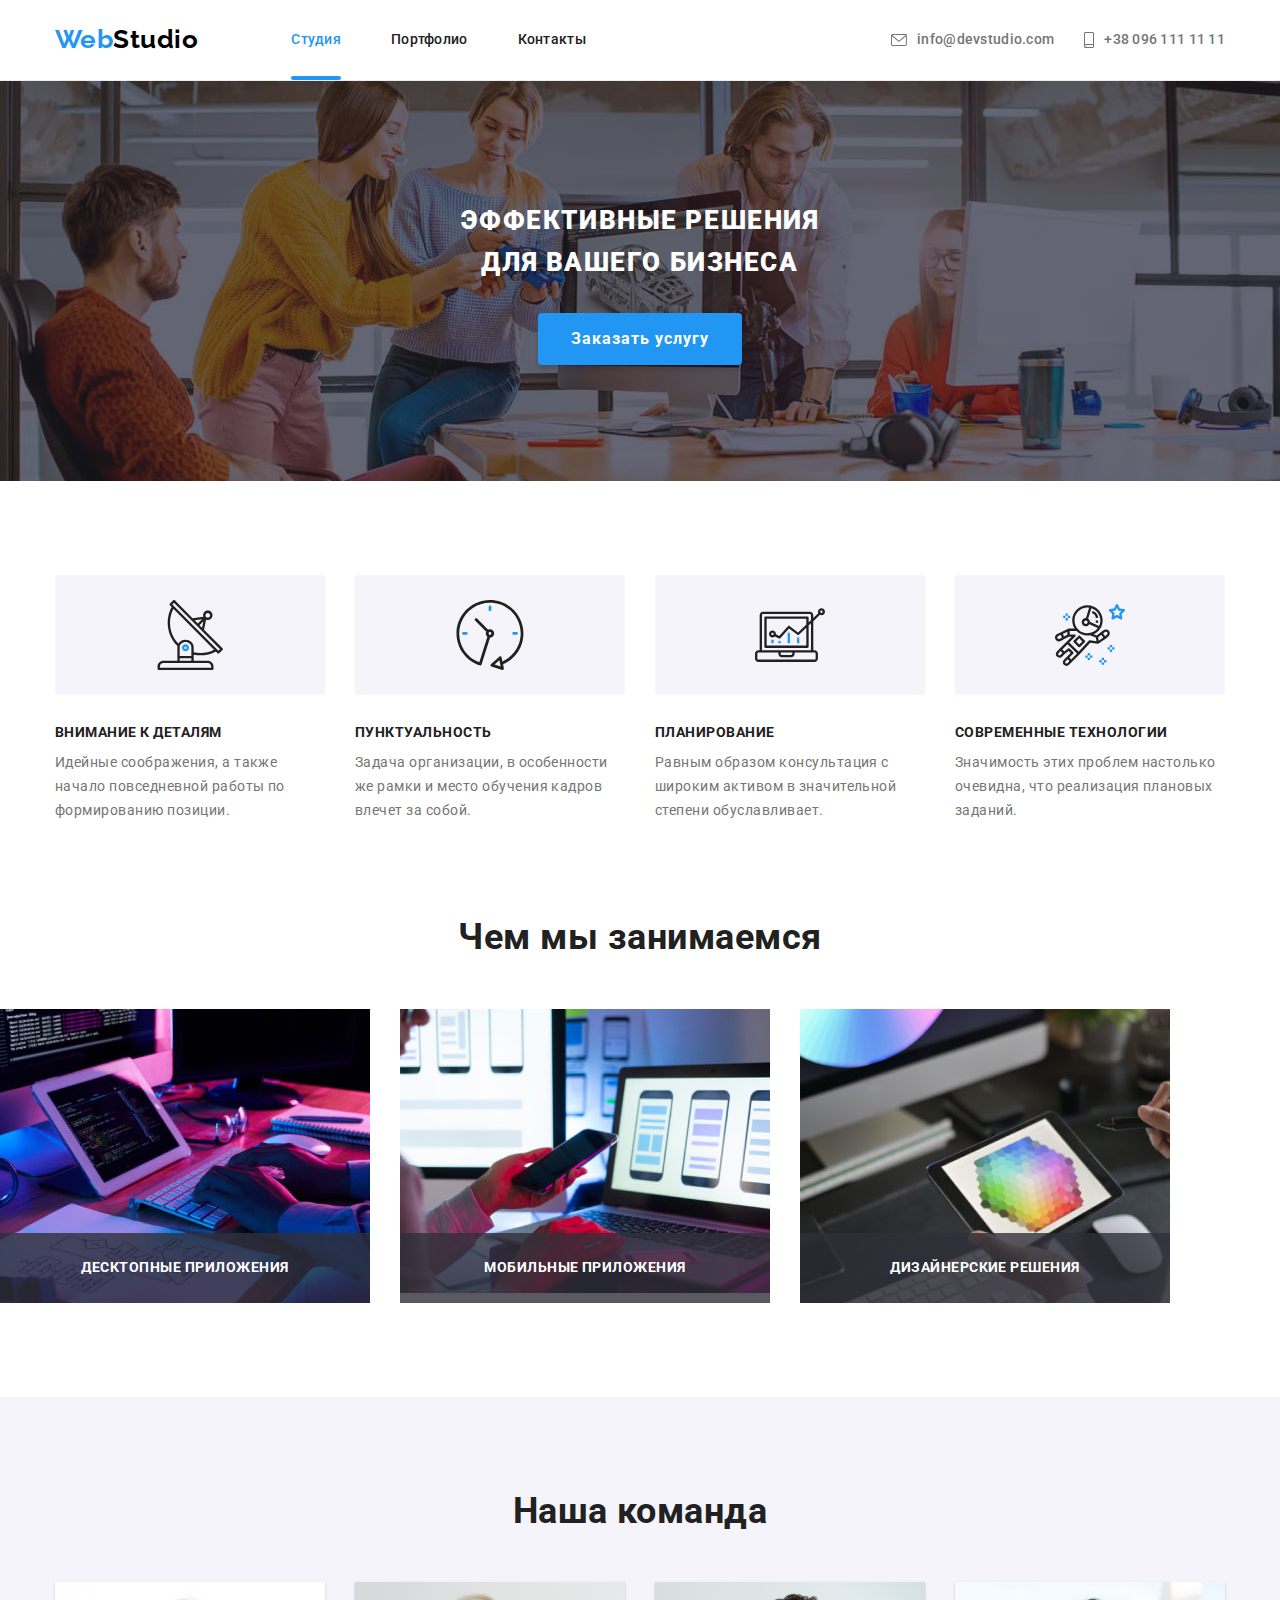
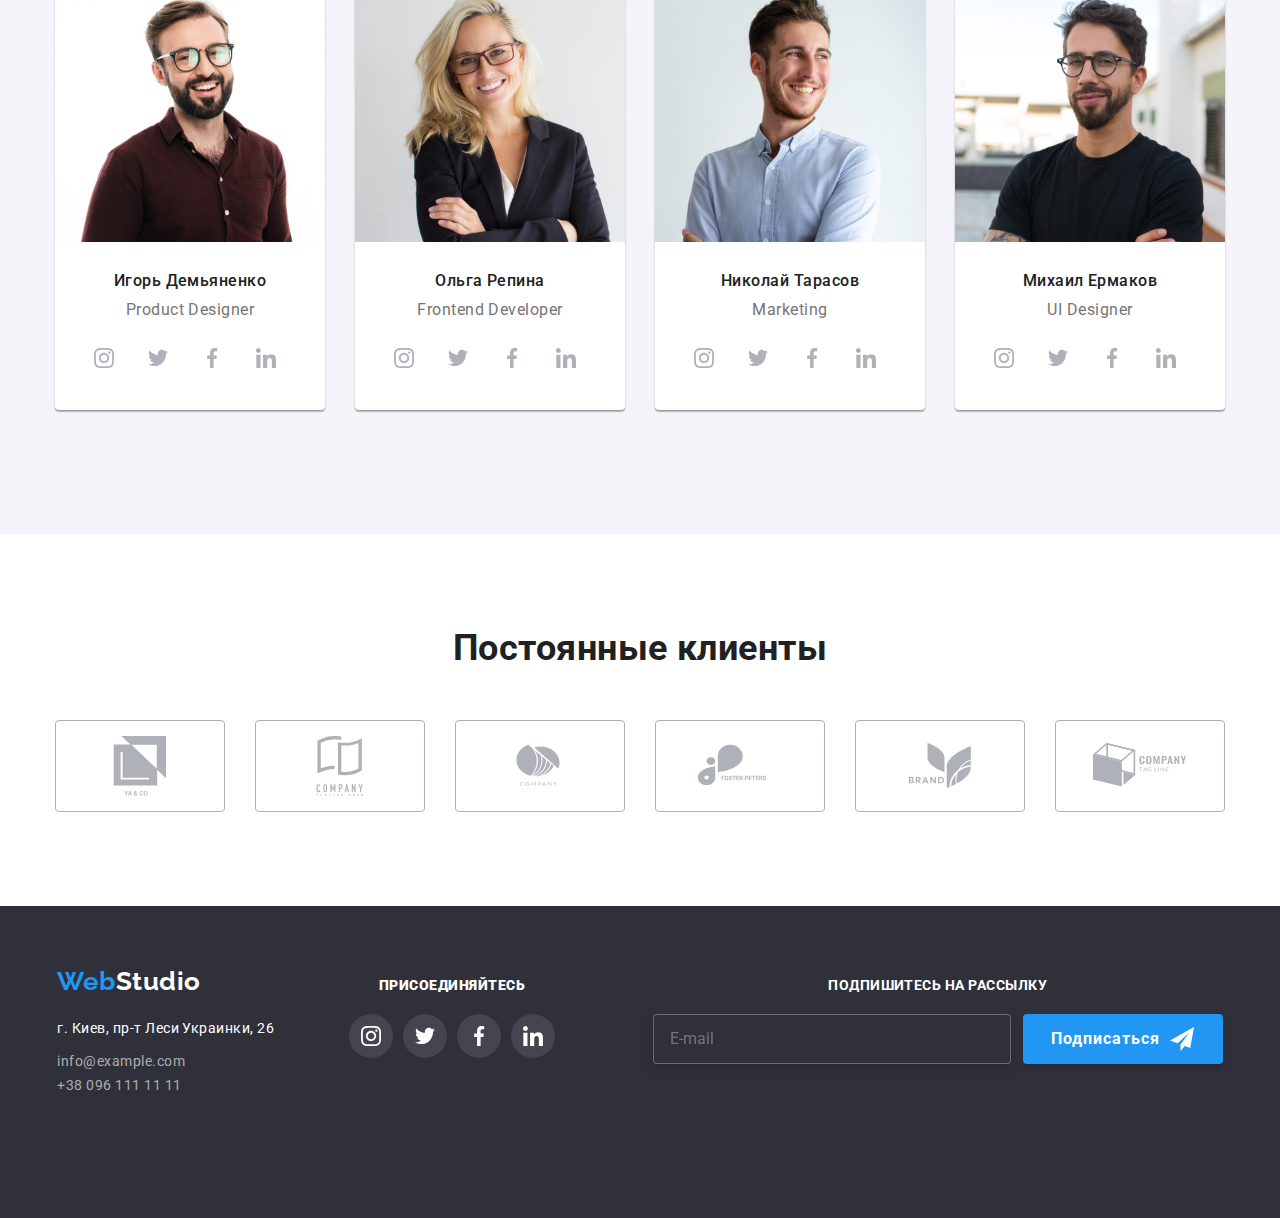
<file: index.html>
<!DOCTYPE html>
<html lang="ru">
  <head>
    <meta charset="UTF-8" />
    <meta http-equiv="X-UA-Compatible" content="IE=edge" />
    <meta name="viewport" content="width=device-width, initial-scale=1.0" />
    <title>WebStudio</title>
    <link
      href="https://fonts.googleapis.com/css2?family=Raleway:wght@700&family=Roboto:wght@400;500;700;900&display=swap"
      rel="stylesheet"
    />
    <link
      rel="stylesheet"
      href="https://cdnjs.cloudflare.com/ajax/libs/modern-normalize/1.1.0/modern-normalize.min.css"
    />
    <link rel="stylesheet" href="./css/main.min.css" />
  </head>
  <body>
    <!-- Шапка сайта -->
    <header class="page-header">
      <div class="container">
        <nav class="main-nav">
          <a href="./index.html" class="logo">
            <span class="accent">Web</span>Studio
          </a>

          <button type="button" class="menu-button is-open" aria-expanded="false" aria-controls="menu-container" data-menu-button>
            <svg class="menu-icons" width="40" height="40" aria-label="Переключатель мобильного меню">
              <use class="icon-menu" href="./images/sprite.svg#icon-menu"></use>
              <use class="icon-cross" href="./images/sprite.svg#icon-closemenu"></use>
            </svg>
          </button>

          <div class="menu" id="menu-container" data-menu>
            <ul class="site-nav list">
              <li class="item">
                <a href="./index.html" class="link current">Студия</a>
              </li>
  
              <li class="item">
                <a href="./portfolio.html" class="link">Портфолио</a>
              </li>
  
              <li class="item"><a href="" class="link">Контакты</a></li>
            </ul>
  
            <ul class="contact list">
              <li class="item">
                <a href="mailto:info@devstudio.com" class="link">
                  <svg class="icon" width="16" height="12">
                    <use href="./images/sprite.svg#icon-mail"></use>
                  </svg>
                  info@devstudio.com
                </a>
              </li>
  
              <li class="item">
                <a href="tel:+380961111111" class="link">
                  <svg class="icon" width="10" height="16">
                    <use href="./images/sprite.svg#icon-phone"></use>
                  </svg>
                  +38 096 111 11 11
                </a>
              </li>
            </ul>
          </div>
        </nav>
    </header>

    <main>
      <!-- Заказ -->
      <section class="hero">
        <h1 class="hero-title">Эффективные решения<br />для вашего бизнеса</h1>
        <button type="button" class="button primary" data-modal-open>
          Заказать услугу
        </button>
      </section>

      <!-- Преимущества -->
      <section class="section">
        <div class="container">
          <ul class="features-list list">
            <li class="item">
              <div class="features-icon">
                <svg class="icon">
                  <use href="./images/sprite.svg#icon-antenna"></use>
                </svg>
              </div>
              <h3 class="title">Внимание к деталям</h3>
              <p class="text">
                Идейные соображения, а также начало повседневной работы по
                формированию позиции.
              </p>
            </li>

            <li class="item">
              <div class="features-icon">
                <svg class="icon">
                  <use href="./images/sprite.svg#icon-clock"></use>
                </svg>
              </div>
              <h3 class="title">Пунктуальность</h3>
              <p class="text">
                Задача организации, в особенности же рамки и место обучения
                кадров влечет за собой.
              </p>
            </li>

            <li class="item">
              <div class="features-icon">
                <svg class="icon">
                  <use href="./images/sprite.svg#icon-diagram"></use>
                </svg>
              </div>
              <h3 class="title">Планирование</h3>
              <p class="text">
                Равным образом консультация с широким активом в значительной
                степени обуславливает.
              </p>
            </li>

            <li class="item">
              <div class="features-icon">
                <svg class="icon">
                  <use href="./images/sprite.svg#icon-astronaut"></use>
                </svg>
              </div>
              <h3 class="title">Современные технологии</h3>
              <p class="text">
                Значимость этих проблем настолько очевидна, что реализация
                плановых заданий.
              </p>
            </li>
          </ul>
        </div>
      </section>

      <!-- Чем занимаемся -->
      <section class="work">
        <h2 class="section-title">Чем мы занимаемся</h2>
        <ul class="work-list list">
          <li class="item">
            <img
              src="./images/desktop.jpg"
              alt="Десктопные приложения"
              width="370"
              height="294"
            />
            <p class="text">ДЕСКТОПНЫЕ ПРИЛОЖЕНИЯ</p>
          </li>

          <li class="item">
            <img
              src="./images/mobile.jpg"
              alt="Мобильные приложения"
              width="370"
              height="294"
            />
            <p class="text">МОБИЛЬНЫЕ ПРИЛОЖЕНИЯ</p>
          </li>

          <li class="item">
            <img
              src="./images/design.jpg"
              alt="Дизайнерские решения"
              width="370"
              height="294"
            />
            <p class="text">ДИЗАЙНЕРСКИЕ РЕШЕНИЯ</p>
          </li>
        </ul>
      </section>

      <!-- Команда -->
      <section class="section team">
        <div class="container">
          <h2 class="section-title">Наша команда</h2>
          <ul class="team-list list">
            <li class="item">
              <img
                src="./images/productdesigner.jpg"
                alt="Продуктовый дизайнер"
                width="270"
              />
              <h3 class="title">Игорь Демьяненко</h3>
              <p class="text">Product Designer</p>
              <ul class="follow list">
                <li class="follow-item">
                  <a href="" aria-label="Instagramm link" class="follow-link">
                    <svg class="follow-icon">
                      <use href="./images/sprite.svg#icon-instagram"></use>
                    </svg>
                  </a>
                </li>

                <li class="follow-item">
                  <a href="" aria-label="Twitter link" class="follow-link">
                    <svg class="follow-icon">
                      <use href="./images/sprite.svg#icon-twitter"></use>
                    </svg>
                  </a>
                </li>

                <li class="follow-item">
                  <a href="" aria-label="Facebook link" class="follow-link">
                    <svg class="follow-icon">
                      <use href="./images/sprite.svg#icon-facebook"></use>
                    </svg>
                  </a>
                </li>

                <li class="follow-item">
                  <a href="" aria-label="LinkedIn link" class="follow-link">
                    <svg class="follow-icon">
                      <use href="./images/sprite.svg#icon-linkedin"></use>
                    </svg>
                  </a>
                </li>
              </ul>
            </li>

            <li class="item">
              <img
                src="./images/frontenddeveloper.jpg"
                alt="Фронтенд разработчик"
                width="270"
              />
              <h3 class="title">Ольга Репина</h3>
              <p class="text">Frontend Developer</p>
              <ul class="follow list">
                <li class="follow-item">
                  <a href="" aria-label="Instagramm link" class="follow-link">
                    <svg class="follow-icon">
                      <use href="./images/sprite.svg#icon-instagram"></use>
                    </svg>
                  </a>
                </li>

                <li class="follow-item">
                  <a href="" aria-label="Twitter link" class="follow-link">
                    <svg class="follow-icon">
                      <use href="./images/sprite.svg#icon-twitter"></use>
                    </svg>
                  </a>
                </li>

                <li class="follow-item">
                  <a href="" aria-label="Facebook link" class="follow-link">
                    <svg class="follow-icon">
                      <use href="./images/sprite.svg#icon-facebook"></use>
                    </svg>
                  </a>
                </li>

                <li class="follow-item">
                  <a href="" aria-label="LinkedIn link" class="follow-link">
                    <svg class="follow-icon">
                      <use href="./images/sprite.svg#icon-linkedin"></use>
                    </svg>
                  </a>
                </li>
              </ul>
            </li>

            <li class="item">
              <img src="./images/marketing.jpg" alt="Маркетолог" width="270" />
              <h3 class="title">Николай Тарасов</h3>
              <p class="text">Marketing</p>
              <ul class="follow list">
                <li class="follow-item">
                  <a href="" aria-label="Instagramm link" class="follow-link">
                    <svg class="follow-icon">
                      <use href="./images/sprite.svg#icon-instagram"></use>
                    </svg>
                  </a>
                </li>

                <li class="follow-item">
                  <a href="" aria-label="Twitter link" class="follow-link">
                    <svg class="follow-icon">
                      <use href="./images/sprite.svg#icon-twitter"></use>
                    </svg>
                  </a>
                </li>

                <li class="follow-item">
                  <a href="" aria-label="Facebook link" class="follow-link">
                    <svg class="follow-icon">
                      <use href="./images/sprite.svg#icon-facebook"></use>
                    </svg>
                  </a>
                </li>

                <li class="follow-item">
                  <a href="" aria-label="LinkedIn link" class="follow-link">
                    <svg class="follow-icon">
                      <use href="./images/sprite.svg#icon-linkedin"></use>
                    </svg>
                  </a>
                </li>
              </ul>
            </li>

            <li class="item">
              <img
                src="./images/uidesigner.jpg"
                alt="Графический дизайнер"
                width="270"
              />
              <h3 class="title">Михаил Ермаков</h3>
              <p class="text">UI Designer</p>
              <ul class="follow list">
                <li class="follow-item">
                  <a href="" aria-label="Instagramm link" class="follow-link">
                    <svg class="follow-icon">
                      <use href="./images/sprite.svg#icon-instagram"></use>
                    </svg>
                  </a>
                </li>

                <li class="follow-item">
                  <a href="" aria-label="Twitter link" class="follow-link">
                    <svg class="follow-icon">
                      <use href="./images/sprite.svg#icon-twitter"></use>
                    </svg>
                  </a>
                </li>

                <li class="follow-item">
                  <a href="" aria-label="Facebook link" class="follow-link">
                    <svg class="follow-icon">
                      <use href="./images/sprite.svg#icon-facebook"></use>
                    </svg>
                  </a>
                </li>

                <li class="follow-item">
                  <a href="" aria-label="LinkedIn link" class="follow-link">
                    <svg class="follow-icon">
                      <use href="./images/sprite.svg#icon-linkedin"></use>
                    </svg>
                  </a>
                </li>
              </ul>
            </li>
          </ul>
        </div>
      </section>

      <!-- Постоянные клиенты -->
      <section class="section">
        <div class="container clients">
          <h2 class="section-title">Постоянные клиенты</h2>
          <ul class="clients-list list">
            <li class="clients-item">
              <a href="" class="link">
                <svg class="icon">
                  <use href="./images/sprite.svg#icon-logo1"></use>
                </svg>
              </a>
            </li>

            <li class="clients-item">
              <a href="" class="link">
                <svg class="icon">
                  <use href="./images/sprite.svg#icon-logo2"></use>
                </svg>
              </a>
            </li>

            <li class="clients-item">
              <a href="" class="link">
                <svg class="icon">
                  <use href="./images/sprite.svg#icon-logo3"></use>
                </svg>
              </a>
            </li>

            <li class="clients-item">
              <a href="" class="link">
                <svg class="icon">
                  <use href="./images/sprite.svg#icon-logo4"></use>
                </svg>
              </a>
            </li>

            <li class="clients-item">
              <a href="" class="link">
                <svg class="icon">
                  <use href="./images/sprite.svg#icon-logo5"></use>
                </svg>
              </a>
            </li>

            <li class="clients-item">
              <a href="" class="link">
                <svg class="icon">
                  <use href="./images/sprite.svg#icon-logo6"></use>
                </svg>
              </a>
            </li>
          </ul>
        </div>
      </section>
    </main>

    <!-- Футер -->
    <footer>
      <div class="container footer-box">
        <div class="footer-address">
          <a href="./index.html" class="logo">
            <span class="accent">Web</span
            ><span class="accent-inverse">Studio</span>
          </a>

          <address class="footer-contact">
            <p class="address">г. Киев, пр-т Леси Украинки, 26</p>
            <a href="mailto:info@example.com" class="footer-link"
              >info@example.com</a
            >
            <br />
            <a href="tel:+380961111111" class="footer-link"
              >+38 096 111 11 11</a
            >
          </address>
        </div>

        <div class="footer-join">
          <h2 class="title"><b>Присоединяйтесь</b></h2>
          <ul class="join list">
            <li class="join-item">
              <a href="" aria-label="Instagramm link" class="join-link">
                <svg class="join-icon">
                  <use href="./images/sprite.svg#icon-instagram"></use>
                </svg>
              </a>
            </li>

            <li class="join-item">
              <a href="" aria-label="Twitter link" class="join-link">
                <svg class="join-icon">
                  <use href="./images/sprite.svg#icon-twitter"></use>
                </svg>
              </a>
            </li>

            <li class="join-item">
              <a href="" aria-label="Facebook link" class="join-link">
                <svg class="join-icon">
                  <use href="./images/sprite.svg#icon-facebook"></use>
                </svg>
              </a>
            </li>

            <li class="join-item">
              <a href="" aria-label="LinkedIn link" class="join-link">
                <svg class="join-icon">
                  <use href="./images/sprite.svg#icon-linkedin"></use>
                </svg>
              </a>
            </li>
          </ul>
        </div>

        <div class="footer-form">
          <b class="title">Подпишитесь на рассылку</b>
            <div class="submit">
              <form class="submit-form">
                <label for="email"></label>
                <input type="email" name="email" id="email" placeholder="E-mail" class="submit-input">
              </form>
              <button type="button" class="button-footer">Подписаться
                <svg class="icon">
                  <use href="./images/sprite.svg#icon-submit"></use>
                </svg>
              </button>
            </div>
        </div>
      </div>
    </footer>

    <!-- Модальное Окно -->
    <div class="backdrop is-hidden" data-modal>
      <div class="modal">
        <form class="form">
          <b class="title">Оставьте свои данные, мы вам перезвоним</b>

          <label class="form-field">
            <input type="text" name="user-name" class="form-input" placeholder=" " required>
            <span class="form-label">Имя</span>
            <svg class="icon" width="12" height="12">
              <use href="./images/sprite.svg#icon-username"></use>
            </svg>
          </label>

          <label class="form-field">
           <input type="tel" name="tel" class="form-input" placeholder=" " required>
           <span class="form-label">Телефон</span>
           <svg class="icon" width="13" height="13">
            <use href="./images/sprite.svg#icon-tel"></use>
          </svg>
        </label>

          <label class="form-field">
            <input type="email" name="email" id="mail" class="form-input" placeholder=" " required>
            <span class="form-label">Почта</span>
            <svg class="icon" width="15" height="12">
              <use href="./images/sprite.svg#icon-email"></use>
            </svg>
          </label>

          <label class="form-field comment">
            <textarea name="comment" class="form-input comment" placeholder=" "></textarea>
            <span class="form-label comment">Комментарий</span>
          </label>

          <label class="form-checkbox">
            <input type="checkbox" name="policy" class="checkbox">
            <span class="icon"></span>
            <span class="checkbox-label">Соглашаюсь с рассылкой и принимаю <a href="">Условия договора</a></span>
          </label>

          <button type="submit" class="button-form">Отправить</button>
        </form>

        <button type="button" class="close-button" data-modal-close>
          <svg class="icon-close">
            <use href="./images/sprite.svg#icon-closemodal"></use>
          </svg>

        </button>
      </div>
    </div>

    <script src="./js/modal.js"></script>
    <script src="./js/menu.js"></script>
  </body>
</html>
</file>
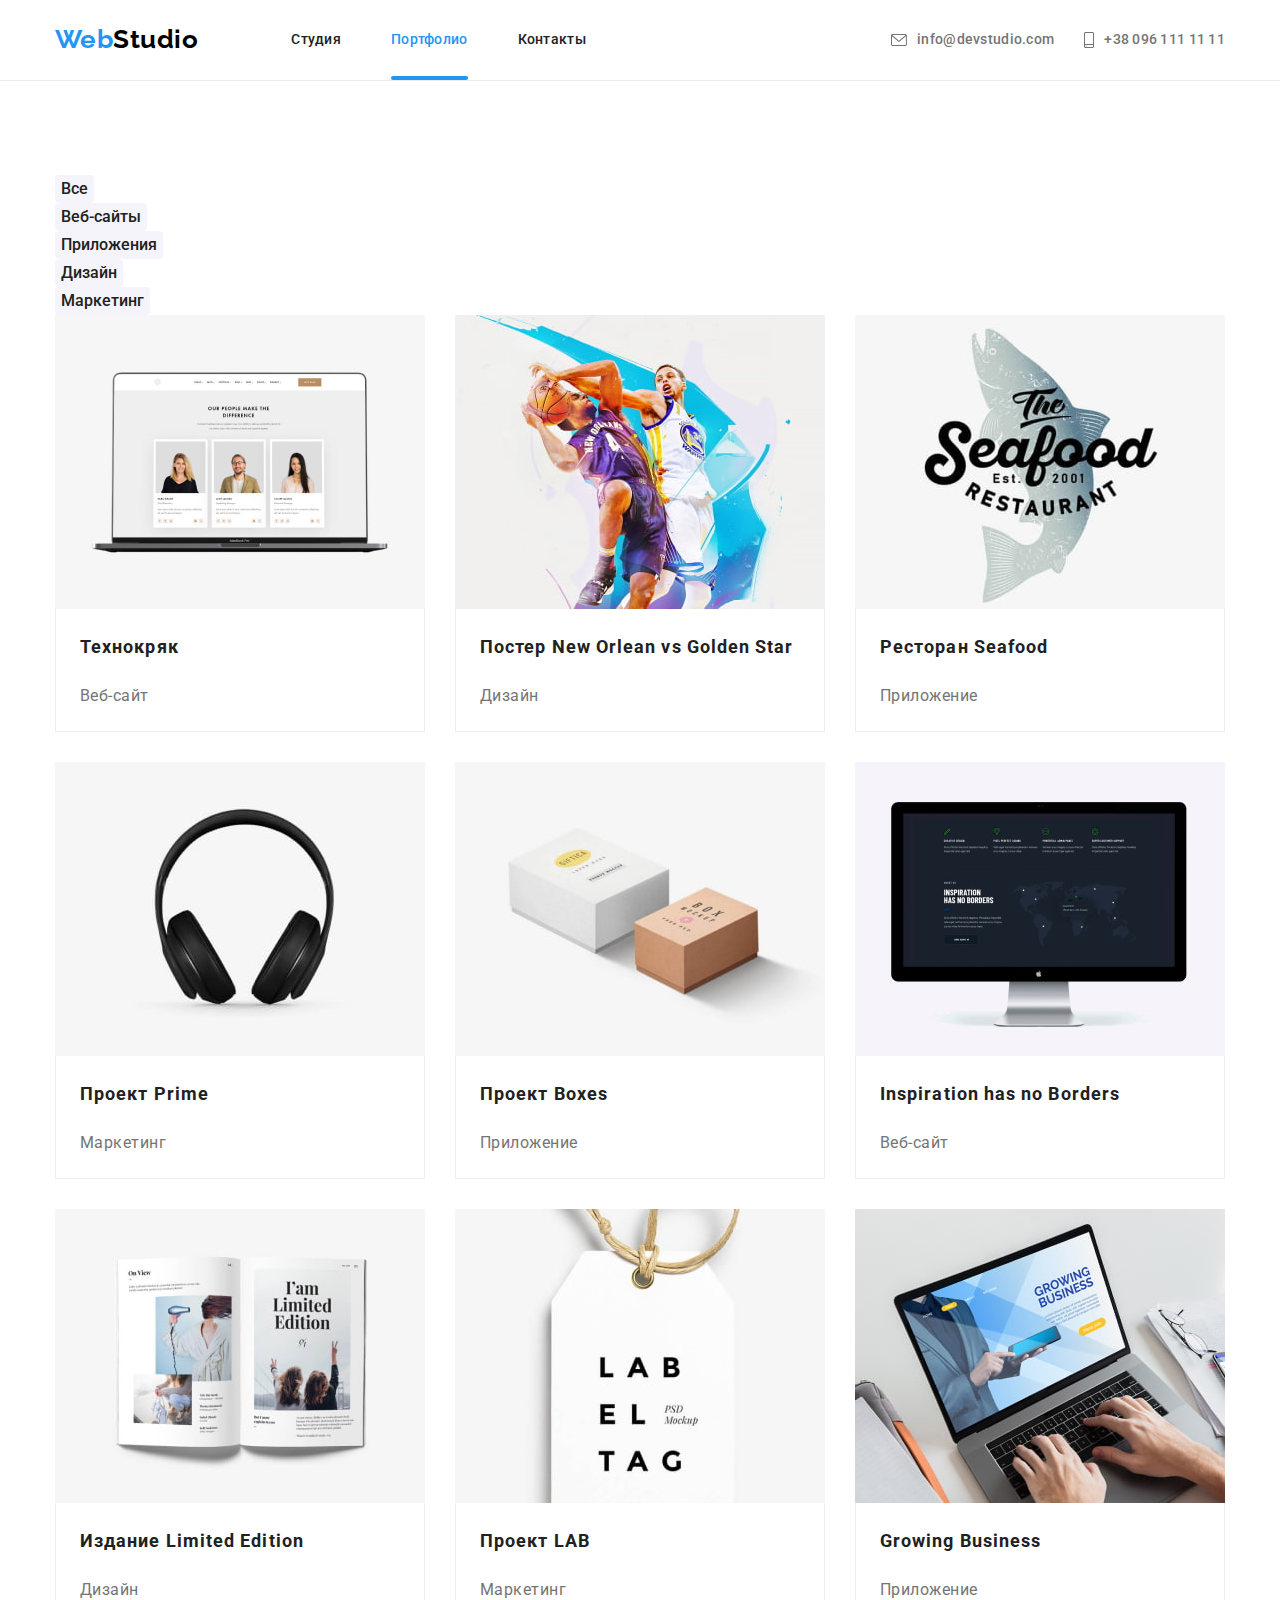
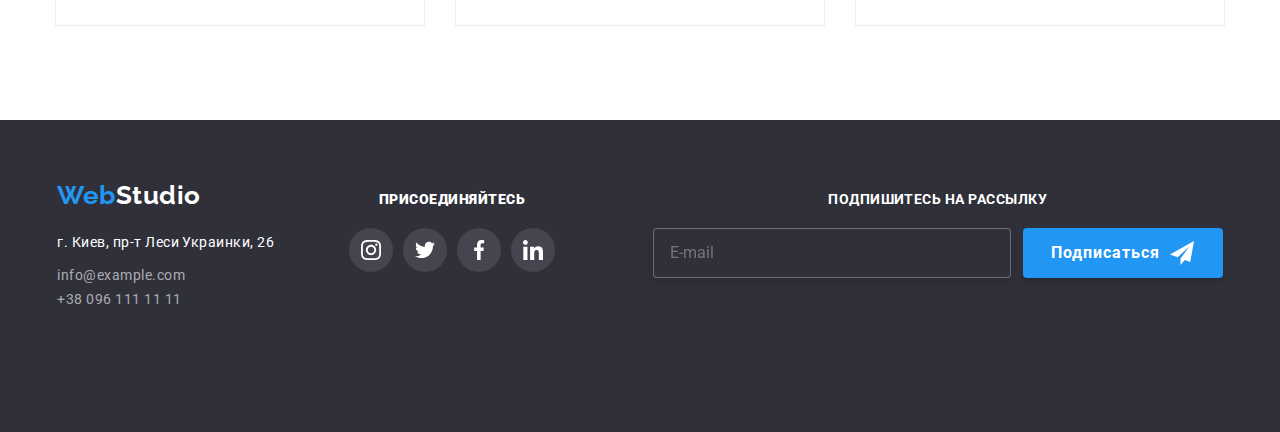
<file: portfolio.html>
<!DOCTYPE html>
<html lang="ru">
  <head>
    <meta charset="UTF-8" />
    <meta http-equiv="X-UA-Compatible" content="IE=edge" />
    <meta name="viewport" content="width=device-width, initial-scale=1.0" />
    <title>Portfolio</title>
    <link
      href="https://fonts.googleapis.com/css2?family=Raleway:wght@700&family=Roboto:wght@400;500;700;900&display=swap"
      rel="stylesheet"
    />
    <link
      rel="stylesheet"
      href="https://cdnjs.cloudflare.com/ajax/libs/modern-normalize/1.1.0/modern-normalize.min.css"
    />
    <link rel="stylesheet" href="./css/portfolio.min.css" />
  </head>
  <body>
    <!-- Шапка сайта -->
    <header class="page-header">
      <div class="container">
        <nav class="main-nav">
          <a href="./index.html" class="logo">
            <span class="accent">Web</span>Studio
          </a>

          <button type="button" class="menu-button is-open" aria-expanded="false" aria-controls="menu-container" data-menu-button>
            <svg class="menu-icons" width="40" height="40" aria-label="Переключатель мобильного меню">
              <use class="icon-menu" href="./images/sprite.svg#icon-menu"></use>
              <use class="icon-cross" href="./images/sprite.svg#icon-closemenu"></use>
            </svg>
          </button>

          <div class="menu" id="menu-container" data-menu>
            <ul class="site-nav list">
              <li class="item">
                <a href="./index.html" class="link">Студия</a>
              </li>
  
              <li class="item">
                <a href="./portfolio.html" class="link  current">Портфолио</a>
              </li>
  
              <li class="item"><a href="" class="link">Контакты</a></li>
            </ul>
  
            <ul class="contact list">
              <li class="item">
                <a href="mailto:info@devstudio.com" class="link">
                  <svg class="icon" width="16" height="12">
                    <use href="./images/sprite.svg#icon-mail"></use>
                  </svg>
                  info@devstudio.com
                </a>
              </li>
  
              <li class="item">
                <a href="tel:+380961111111" class="link">
                  <svg class="icon" width="10" height="16">
                    <use href="./images/sprite.svg#icon-phone"></use>
                  </svg>
                  +38 096 111 11 11
                </a>
              </li>
            </ul>
          </div>
        </nav>
    </header>

    <!-- Фильтр работ -->
    <main>
      <section class="section">
        <div class="container">
          <h1 class="filter-title ">Фильтр работ</h1>
          <ul class="filter list">
            <li class="item">
              <button type="button" class="button-filter primary-filter">
                Все
              </button>
            </li>

            <li class="item">
              <button type="button" class="button-filter primary-filter">
                Веб-сайты
              </button>
            </li>

            <li class="item">
              <button type="button" class="button-filter primary-filter">
                Приложения
              </button>
            </li>

            <li class="item">
              <button type="button" class="button-filter primary-filter">
                Дизайн
              </button>
            </li>

            <li class="item">
              <button type="button" class="button-filter primary-filter">
                Маркетинг
              </button>
            </li>
          </ul>

          <!-- Галлерея -->
          <ul class="gallery list">
            <li class="content">
              <a href="" class="link">
                <div class="image">
                  <img
                    src="./images/techkryk.jpg"
                    alt="Технокряк"
                    width="370"
                  />
                  <div class="overlay">
                    <p class="content-text">
                      Ресурс предлагает комплексные предложения с разным уровнем
                      функционала и сервисов. Всё это позволит посетителю получить
                      исчерпывающие сведения о компании или частном лице.
                    </p>
                  </div>
                </div>
                <div class="item">
                  <h2 class="title">Технокряк</h2>
                  <p class="text">Веб-сайт</p>
                </div>
              </a>
            </li>

            <li class="content">
              <a href="" class="link">
                <div class="image">
                  <img
                  src="./images/neworlean.jpg"
                  alt="Постер New Orlean vs Golden Star"
                  width="370"
                  />
                  <div class="overlay">
                    <p class="content-text">
                      Ресурс предлагает комплексные предложения с разным уровнем
                      функционала и сервисов. Всё это позволит посетителю получить
                      исчерпывающие сведения о компании или частном лице.
                    </p>
                  </div>
                </div>
                <div class="item">
                  <h2 class="title">Постер New Orlean vs Golden Star</h2>
                  <p class="text">Дизайн</p>
                </div>
              </a>
            </li>

            <li class="content">
              <a href="" class="link">
                <div class="image">
                  <img
                  src="./images/seafood.jpg"
                  alt="Ресторан Seafood"
                  width="370"
                  />
                  <div class="overlay">
                    <p class="content-text">
                      Ресурс предлагает комплексные предложения с разным уровнем
                      функционала и сервисов. Всё это позволит посетителю получить
                      исчерпывающие сведения о компании или частном лице.
                    </p>
                  </div>
                </div>
                <div class="item">
                  <h2 class="title">Ресторан Seafood</h2>
                  <p class="text">Приложение</p>
                </div>
              </a>
            </li>

            <li class="content">
              <a href="" class="link">
                <div class="image">
                  <img src="./images/prime.jpg" alt="Проект Prime" width="370" />
                  <div class="overlay">
                    <p class="content-text">
                      Ресурс предлагает комплексные предложения с разным уровнем
                      функционала и сервисов. Всё это позволит посетителю получить
                      исчерпывающие сведения о компании или частном лице.
                    </p>
                  </div>
                </div>
                <div class="item">
                  <h2 class="title">Проект Prime</h2>
                  <p class="text">Маркетинг</p>
                </div>
              </a>
            </li>

            <li class="content">
              <a href="" class="link">
                <div class="image">
                  <img src="./images/boxes.jpg" alt="Проект Boxes" width="370" />
                  <div class="overlay">
                    <p class="content-text">
                      Ресурс предлагает комплексные предложения с разным уровнем
                      функционала и сервисов. Всё это позволит посетителю получить
                      исчерпывающие сведения о компании или частном лице.
                    </p>
                  </div>
                </div>
                <div class="item">
                  <h2 class="title">Проект Boxes</h2>
                  <p class="text">Приложение</p>
                </div>
              </a>
            </li>

            <li class="content">
              <a href="" class="link">
                <div class="image">
                  <img
                  src="./images/inspirationhasnoborders.jpg"
                  alt="Inspiration has no Borders"
                  width="370"
                  />
                  <div class="overlay">
                    <p class="content-text">
                      Ресурс предлагает комплексные предложения с разным уровнем
                      функционала и сервисов. Всё это позволит посетителю получить
                      исчерпывающие сведения о компании или частном лице.
                    </p>
                  </div>
                </div>
                <div class="item">
                  <h2 class="title">Inspiration has no Borders</h2>
                  <p class="text">Веб-сайт</p>
                </div>
              </a>
            </li>

            <li class="content">
              <a href="" class="link">
                <div class="image">
                  <img
                  src="./images/limitededition.jpg"
                  alt="Издание Limited Edition"
                  width="370"
                  />
                  <div class="overlay">
                    <p class="content-text">
                      Ресурс предлагает комплексные предложения с разным уровнем
                      функционала и сервисов. Всё это позволит посетителю получить
                      исчерпывающие сведения о компании или частном лице.
                    </p>
                  </div>
                </div>
                <div class="item">
                  <h2 class="title">Издание Limited Edition</h2>
                  <p class="text">Дизайн</p>
                </div>
              </a>
            </li>

            <li class="content">
              <a href="" class="link">
                <div class="image">
                  <img src="./images/lab.jpg" alt="Проект LAB" width="370" />
                  <div class="overlay">
                    <p class="content-text">
                      Ресурс предлагает комплексные предложения с разным уровнем
                      функционала и сервисов. Всё это позволит посетителю получить
                      исчерпывающие сведения о компании или частном лице.
                    </p>
                  </div>
                </div>
                <div class="item">
                  <h2 class="title">Проект LAB</h2>
                  <p class="text">Маркетинг</p>
                </div>
              </a>
            </li>

            <li class="content">
              <a href="" class="link">
                <div class="image">
                  <img
                  src="./images/growingbusiness.jpg"
                  alt="Growing Business"
                  width="370"
                  />
                  <div class="overlay">
                    <p class="content-text">
                      Ресурс предлагает комплексные предложения с разным уровнем
                      функционала и сервисов. Всё это позволит посетителю получить
                      исчерпывающие сведения о компании или частном лице.
                    </p>
                  </div>
                </div>
                <div class="item">
                  <h2 class="title">Growing Business</h2>
                  <p class="text">Приложение</p>
                </div>
              </a>
            </li>
          </ul>
        </div>
      </section>
    </main>

    <!-- Футер -->
    <footer>
      <div class="container footer-box">
        <div class="footer-address">
          <a href="./index.html" class="logo">
            <span class="accent">Web</span
            ><span class="accent-inverse">Studio</span>
          </a>

          <address class="footer-contact">
            <p class="address">г. Киев, пр-т Леси Украинки, 26</p>
            <a href="mailto:info@example.com" class="footer-link"
              >info@example.com</a
            >
            <br />
            <a href="tel:+380961111111" class="footer-link"
              >+38 096 111 11 11</a
            >
          </address>
        </div>

        <div class="footer-join">
          <h2 class="title"><b>Присоединяйтесь</b></h2>
          <ul class="join list">
            <li class="join-item">
              <a href="" aria-label="Instagramm link" class="join-link">
                <svg class="join-icon">
                  <use href="./images/sprite.svg#icon-instagram"></use>
                </svg>
              </a>
            </li>

            <li class="join-item">
              <a href="" aria-label="Twitter link" class="join-link">
                <svg class="join-icon">
                  <use href="./images/sprite.svg#icon-twitter"></use>
                </svg>
              </a>
            </li>

            <li class="join-item">
              <a href="" aria-label="Facebook link" class="join-link">
                <svg class="join-icon">
                  <use href="./images/sprite.svg#icon-facebook"></use>
                </svg>
              </a>
            </li>

            <li class="join-item">
              <a href="" aria-label="LinkedIn link" class="join-link">
                <svg class="join-icon">
                  <use href="./images/sprite.svg#icon-linkedin"></use>
                </svg>
              </a>
            </li>
          </ul>
        </div>

        <div class="footer-form">
          <b class="title">Подпишитесь на рассылку</b>
            <div class="submit">
              <form class="submit-form">
                <label for="email"></label>
                <input type="email" name="email" id="email" placeholder="E-mail" class="submit-input">
              </form>
              <button type="button" class="button-footer">Подписаться
                <svg class="icon">
                  <use href="./images/sprite.svg#icon-submit"></use>
                </svg>
              </button>
            </div>
        </div>
      </div>
    </footer>

    <script src="./js/menu.js"></script>
  </body>
</html>
</file>
<file: css/main.min.css>
/*! modern-normalize v1.1.0 | MIT License | https://github.com/sindresorhus/modern-normalize */*,::before,::after{-webkit-box-sizing:border-box;box-sizing:border-box}html{line-height:1.15;-webkit-text-size-adjust:100%;-moz-tab-size:4;-o-tab-size:4;tab-size:4}body{margin:0;font-family:system-ui,-apple-system,"Segoe UI",Roboto,Helvetica,Arial,sans-serif,"Apple Color Emoji","Segoe UI Emoji"}hr{height:0;color:inherit}abbr[title]{-webkit-text-decoration:underline dotted;text-decoration:underline dotted}b,strong{font-weight:bolder}code,kbd,samp,pre{font-family:ui-monospace, SFMono-Regular, Consolas, "Liberation Mono", Menlo, monospace;font-size:1em}small{font-size:80%}sub,sup{font-size:75%;line-height:0;position:relative;vertical-align:baseline}sub{bottom:-0.25em}sup{top:-0.5em}table{text-indent:0;border-color:inherit}button,input,optgroup,select,textarea{font-family:inherit;font-size:100%;line-height:1.15;margin:0}button,select{text-transform:none}button,[type="button"],[type="reset"],[type="submit"]{-webkit-appearance:button}::-moz-focus-inner{border-style:none;padding:0}:-moz-focusring{outline:1px dotted ButtonText}:-moz-ui-invalid{box-shadow:none}legend{padding:0}progress{vertical-align:baseline}::-webkit-inner-spin-button,::-webkit-outer-spin-button{height:auto}[type="search"]{-webkit-appearance:textfield;outline-offset:-2px}::-webkit-search-decoration{-webkit-appearance:none}::-webkit-file-upload-button{-webkit-appearance:button;font:inherit}summary{display:list-item}body{background-color:#fff;color:#757575;font-family:roboto, sans-serif;letter-spacing:0.03em}img{display:block;max-width:100%;height:auto}.list{margin:0;padding:0;list-style:none}.container{margin-left:auto;margin-right:auto;padding-left:15px;padding-right:15px}@media screen and (min-width: 480px){.container{width:480px}}@media screen and (min-width: 768px){.container{width:768px}}@media screen and (min-width: 1200px){.container{width:1200px}}.page-header{position:relative;border-bottom-width:1px;border-bottom-style:solid;border-bottom-color:#ececec}.logo{display:block;color:#000;font-family:raleway, sans-serif;font-weight:700;font-size:26px;line-height:1.2;text-decoration:none}.logo .accent{color:#2196f3}.logo .accent-inverse{color:#fff}.main-nav{display:-webkit-box;display:-ms-flexbox;display:flex;-webkit-box-align:center;-ms-flex-align:center;align-items:center}@media screen and (min-width: 480px){.main-nav{height:60px}}@media screen and (min-width: 768px){.main-nav{height:80px}}.menu{z-index:1;background-color:#fff}@media screen and (max-width: 767px){.menu{display:none;-webkit-box-orient:vertical;-webkit-box-direction:normal;-ms-flex-direction:column;flex-direction:column;position:absolute;top:100%;left:0;width:100%;border-top:1px solid #ececec}}.menu.is-open{display:-webkit-box;display:-ms-flexbox;display:flex}@media screen and (min-width: 768px){.menu{display:-webkit-box;display:-ms-flexbox;display:flex;-webkit-box-flex:1;-ms-flex-positive:1;flex-grow:1}}.menu-button{display:-webkit-inline-box;display:-ms-inline-flexbox;display:inline-flex;padding:0;margin:0;margin-left:auto;border:none;background-color:transparent}@media screen and (min-width: 768px){.menu-button{display:none;margin:0}}.menu-icons:hover,.menu-icons:focus{fill:#2196f3}.icon-menu{display:block}.menu-button .icon-cross{display:none}.menu-button.is-open .icon-cross{display:block}.menu-button.is-open .icon-menu{display:none}.site-nav{display:-webkit-box;display:-ms-flexbox;display:flex}@media screen and (max-width: 767px){.site-nav{-webkit-box-orient:vertical;-webkit-box-direction:normal;-ms-flex-direction:column;flex-direction:column;-webkit-box-pack:center;-ms-flex-pack:center;justify-content:center;-webkit-box-align:center;-ms-flex-align:center;align-items:center}}@media screen and (min-width: 768px){.site-nav{margin-left:93px}}@media screen and (min-width: 1200px){.site-nav{margin-left:93px;margin-right:auto}}@media screen and (min-width: 768px){.site-nav .item:not(:last-child){margin-right:50px}}.site-nav .link{position:relative;display:block;padding-top:32px;padding-bottom:32px;-webkit-transition:color 250ms cubic-bezier(0.4, 0, 0.2, 1);transition:color 250ms cubic-bezier(0.4, 0, 0.2, 1);color:#212121;font-weight:500;font-size:18px;line-height:1.16;letter-spacing:0.02em;text-decoration:none}@media screen and (min-width: 768px){.site-nav .link{font-size:14px;line-height:1.14}}.site-nav .link:hover,.site-nav .link:focus{color:#2196f3}.site-nav .link.current{color:#2196f3}.site-nav .link.current::after{display:block;position:absolute;content:"";bottom:0;border-radius:2px;width:100%;height:4px;background-color:#2196f3}.contact{display:-webkit-box;display:-ms-flexbox;display:flex;-webkit-box-align:center;-ms-flex-align:center;align-items:center;-webkit-box-pack:center;-ms-flex-pack:center;justify-content:center;-webkit-box-orient:vertical;-webkit-box-direction:normal;-ms-flex-direction:column;flex-direction:column}@media screen and (min-width: 768px){.contact{margin-left:auto;-webkit-box-align:start;-ms-flex-align:start;align-items:flex-start}}@media screen and (min-width: 1200px){.contact{-webkit-box-orient:horizontal;-webkit-box-direction:normal;-ms-flex-direction:row;flex-direction:row;-webkit-box-align:center;-ms-flex-align:center;align-items:center;margin-left:auto}}@media screen and (max-width: 767px){.contact .item:nth-child(1){margin-bottom:16px}}@media screen and (min-width: 768px) and (max-width: 1199px){.contact .item:nth-child(1){margin-bottom:10px}}@media screen and (min-width: 1200px){.contact .item:nth-child(2){margin-left:30px}}.contact .icon{margin-right:10px;fill:currentColor}.contact .link{display:-webkit-box;display:-ms-flexbox;display:flex;-webkit-box-align:center;-ms-flex-align:center;align-items:center;color:#757575;-webkit-transition:color 250ms cubic-bezier(0.4, 0, 0.2, 1);transition:color 250ms cubic-bezier(0.4, 0, 0.2, 1);font-weight:500;font-size:18px;line-height:1.16;letter-spacing:0.02em;text-decoration:none}@media screen and (min-width: 768px){.contact .link{font-size:14px;line-height:1.14}}.contact .link:hover,.contact .link:focus{color:#2196f3}.hero{max-width:1600px;height:400px;margin-left:auto;margin-right:auto;background-color:#2f303a;color:#fff;background-image:-webkit-gradient(linear, left top, right top, from(rgba(47,48,58,0.4)), to(rgba(47,48,58,0.4))),url(../images/hero.jpg);background-image:linear-gradient(to right, rgba(47,48,58,0.4), rgba(47,48,58,0.4)),url(../images/hero.jpg);background-size:cover;background-repeat:no-repeat;background-position:center;text-align:center}.hero .button.primary{margin-bottom:118px}@media screen and (max-width: 1200px){.hero{max-width:1200px}}@media screen and (max-width: 480px){.hero{max-width:480px}}@media screen and (max-width: 768px){.hero{max-width:768px}}.hero-title{margin-top:0;margin-bottom:30px;padding-top:118px;font-weight:900;font-size:26px;line-height:1.62;letter-spacing:0.06em;text-transform:uppercase}.section{padding-top:60px;padding-bottom:60px}.section:nth-child(3){background-color:#f5f4fa}.section.no-padding{padding-top:0;padding-bottom:0}@media screen and (min-width: 1200px){.section{padding-top:94px;padding-bottom:94px}}.section.team{background-color:#f5f4fa}.section-title{margin-top:0;margin-bottom:50px;color:#212121;font-weight:700;font-size:36px;line-height:1.16;text-align:center}@media screen and (min-width: 768px){.features-list{display:-webkit-box;display:-ms-flexbox;display:flex;-ms-flex-wrap:wrap;flex-wrap:wrap}}@media screen and (min-width: 768px){.features-list .item{width:354px}}@media screen and (min-width: 1200px){.features-list .item{width:270px}}@media screen and (min-width: 1200px){.features-list .item:not(:last-child){margin-right:30px}}@media screen and (max-width: 1199px){.features-list .item:not(:last-child){margin-bottom:30px}}@media screen and (min-width: 768px) and (max-width: 1199px){.features-list .item:nth-child(2n+1){margin-right:30px}}.features-list .features-icon{display:-webkit-box;display:-ms-flexbox;display:flex;-webkit-box-align:center;-ms-flex-align:center;align-items:center;-webkit-box-pack:center;-ms-flex-pack:center;justify-content:center;height:120px;border-radius:4px;margin-bottom:30px;background-color:#f5f4fa}.features-list .title{margin-bottom:10px;margin-top:0;color:#212121;font-weight:700;font-size:14px;line-height:1.14;text-transform:uppercase}@media screen and (max-width: 767px){.features-list .title{text-align:center}}.features-list .text{margin-top:0;margin-bottom:0;font-weight:400;font-size:14px;line-height:1.71}.features-icon .icon{width:70px;height:70px}.work{padding-bottom:94px}@media screen and (max-width: 1199px){.work{display:none}}.work-list{display:-webkit-box;display:-ms-flexbox;display:flex}.work-list .work .item+.item{margin-left:50px}.work-list .item:not(:last-child){margin-right:30px}.work-list .item{position:relative}.work-list .text{position:absolute;bottom:0;left:0;margin:0;padding-bottom:27px;padding-top:27px;width:100%;color:#fff;background-color:rgba(47,48,58,0.8);font-weight:700;font-size:14px;line-height:1.14;text-transform:uppercase;text-align:center}@media screen and (min-width: 768px){.team-list{display:-webkit-box;display:-ms-flexbox;display:flex;-webkit-box-align:center;-ms-flex-align:center;align-items:center;-webkit-box-pack:center;-ms-flex-pack:center;justify-content:center;-ms-flex-wrap:wrap;flex-wrap:wrap}}@media screen and (min-width: 768px) and (max-width: 1199px){.team-list .item:nth-child(2n+1){margin-right:30px}}@media screen and (min-width: 768px) and (max-width: 1199px){.team-list .item:nth-child(-n+2){margin-bottom:30px}}.team-list .item{margin-bottom:30px;background-color:#fff;border-radius:0px 0px 4px 4px;-webkit-box-shadow:0px 1px 3px rgba(0,0,0,0.12),0px 1px 1px rgba(0,0,0,0.14),0px 2px 1px rgba(0,0,0,0.2);box-shadow:0px 1px 3px rgba(0,0,0,0.12),0px 1px 1px rgba(0,0,0,0.14),0px 2px 1px rgba(0,0,0,0.2)}@media screen and (min-width: 1200px){.team-list .item:not(:last-child){margin-right:30px}}.team-list .title{margin-top:30px;margin-bottom:10px;color:#212121;font-weight:500;font-size:16px;line-height:1.18;text-align:center}.team-list .text{margin-top:0;margin-bottom:16px;font-weight:400;font-size:16px;line-height:1.18;text-align:center}.follow{display:-webkit-box;display:-ms-flexbox;display:flex;margin-bottom:30px;-webkit-box-pack:center;-ms-flex-pack:center;justify-content:center}.follow-item{margin-right:10px}.follow-link{display:-webkit-box;display:-ms-flexbox;display:flex;-webkit-box-align:center;-ms-flex-align:center;align-items:center;-webkit-box-pack:center;-ms-flex-pack:center;justify-content:center;width:44px;height:44px;border-radius:50%;-webkit-transition:background-color 250ms cubic-bezier(0.4, 0, 0.2, 1),color 250ms cubic-bezier(0.4, 0, 0.2, 1);transition:background-color 250ms cubic-bezier(0.4, 0, 0.2, 1),color 250ms cubic-bezier(0.4, 0, 0.2, 1);color:#afb1b8}.follow-icon{width:20px;height:20px;fill:currentColor}.follow-link:hover,.follow-link:focus{color:#fff;background-color:#2196f3}.clients-list{display:-webkit-box;display:-ms-flexbox;display:flex;-ms-flex-wrap:wrap;flex-wrap:wrap;margin:-15px}.clients-item{margin:15px}.clients-item .link{display:-webkit-box;display:-ms-flexbox;display:flex;-webkit-box-align:center;-ms-flex-align:center;align-items:center;-webkit-box-pack:center;-ms-flex-pack:center;justify-content:center;width:210px;height:92px;-webkit-transition:color 250ms cubic-bezier(0.4, 0, 0.2, 1),border 250ms cubic-bezier(0.4, 0, 0.2, 1);transition:color 250ms cubic-bezier(0.4, 0, 0.2, 1),border 250ms cubic-bezier(0.4, 0, 0.2, 1);border:1px solid #afb1b8;border-radius:4px;color:#afb1b8}@media screen and (min-width: 768px){.clients-item .link{width:226px;height:92px}}@media screen and (min-width: 1200px){.clients-item .link{width:170px;height:92px}}.clients-item .icon{width:106px;height:60px;fill:currentColor}.clients-item .link:hover,.clients-item .link:focus{color:#2196f3;border:1px solid #2196f3}.button{display:inline-block;border:1px solid transparent;border-radius:4px;-webkit-box-shadow:0px 4px 4px rgba(0,0,0,0.15);box-shadow:0px 4px 4px rgba(0,0,0,0.15);padding:10px 32px;min-width:200px;color:#212121;background-color:#fff;font-weight:700;font-size:16px;line-height:1.88;text-align:center;letter-spacing:0.06em;text-decoration:none;cursor:pointer}.button.primary{color:#fff;background-color:#2196f3}.button.secondary{border-color:#2196f3;color:#2196f3;background-color:#fff}footer{padding-top:60px;padding-bottom:60px;background-color:#2f303a}.footer-box{display:-webkit-box;display:-ms-flexbox;display:flex;-webkit-box-orient:vertical;-webkit-box-direction:normal;-ms-flex-direction:column;flex-direction:column;-webkit-box-align:center;-ms-flex-align:center;align-items:center}@media screen and (min-width: 768px){.footer-box{-webkit-box-orient:horizontal;-webkit-box-direction:normal;-ms-flex-direction:row;flex-direction:row;-ms-flex-wrap:wrap;flex-wrap:wrap;-webkit-box-align:baseline;-ms-flex-align:baseline;align-items:baseline;-ms-flex-pack:distribute;justify-content:space-around}}.footer-address{text-align:center}@media screen and (min-width: 480px){.footer-address{margin-bottom:60px}}@media screen and (min-width: 1200px){.footer-address{margin-right:70px;text-align:start}}.footer-address .logo{margin-bottom:20px}.footer-contact{font-style:normal;font-weight:400;font-size:14px;line-height:1.71}.address{margin-bottom:9px;color:#fff}.footer-link{-webkit-transition:color 250ms cubic-bezier(0.4, 0, 0.2, 1);transition:color 250ms cubic-bezier(0.4, 0, 0.2, 1);color:rgba(255,255,255,0.6);text-decoration:none}.footer-link:hover,.footer-link:focus{color:#2196f3}.footer-join{text-align:center}@media screen and (min-width: 480px){.footer-join{margin-bottom:60px}}@media screen and (min-width: 1200px){.footer-join{margin-right:93px}}.footer-join .title{margin:0;margin-bottom:20px;color:#fff;font-weight:700;font-size:14px;line-height:1.14;text-transform:uppercase}.join{display:-webkit-box;display:-ms-flexbox;display:flex;-webkit-box-pack:center;-ms-flex-pack:center;justify-content:center}.join-item:not(:last-child){margin-right:10px}.join-link{display:-webkit-box;display:-ms-flexbox;display:flex;-webkit-box-align:center;-ms-flex-align:center;align-items:center;-webkit-box-pack:center;-ms-flex-pack:center;justify-content:center;width:44px;height:44px;border-radius:50%;-webkit-transition:background-color 250ms cubic-bezier(0.4, 0, 0.2, 1);transition:background-color 250ms cubic-bezier(0.4, 0, 0.2, 1);color:#fff;background-color:rgba(255,255,255,0.1)}.join-icon{width:20px;height:20px;fill:currentColor}.join-link:hover,.join-link:focus{background-color:#2196f3}.footer-form{display:-webkit-box;display:-ms-flexbox;display:flex;-webkit-box-orient:vertical;-webkit-box-direction:normal;-ms-flex-direction:column;flex-direction:column;-webkit-box-align:center;-ms-flex-align:center;align-items:center;text-align:center}.footer-form .title{display:block;margin-bottom:20px;color:#fff;font-weight:700;font-size:14px;line-height:1.14;text-transform:uppercase}@media screen and (min-width: 1200px){.submit{display:-webkit-box;display:-ms-flexbox;display:flex}}@media screen and (min-width: 480px){.submit .submit-form{margin-bottom:20px}}@media screen and (min-width: 1200px){.submit .submit-form{margin-bottom:0}}.submit .icon{margin-left:10px;width:24px;height:24px;fill:#fff}.submit .submit-input{width:358px;padding-top:15px;padding-bottom:15px;padding-left:16px;border:1px solid rgba(255,255,255,0.3);border-radius:4px;-webkit-filter:drop-shadow(0px 4px 4px rgba(0,0,0,0.15));filter:drop-shadow(0px 4px 4px rgba(0,0,0,0.15));background-color:#2f303a;color:#fff}@media screen and (min-width: 1200px){.submit .submit-input{margin-right:12px}}.button-footer{display:-webkit-box;display:-ms-flexbox;display:flex;-webkit-box-align:center;-ms-flex-align:center;align-items:center;-webkit-box-pack:center;-ms-flex-pack:center;justify-content:center;border:1px solid transparent;border-radius:4px;-webkit-box-shadow:0px 4px 4px rgba(0,0,0,0.15);box-shadow:0px 4px 4px rgba(0,0,0,0.15);width:200px;height:50px;margin:auto;padding:0;color:#fff;background-color:#2196f3;font-weight:700;font-size:16px;line-height:1.88;text-align:center;letter-spacing:0.06em;cursor:pointer}.form a{color:#2196f3}.form{display:-webkit-box;display:-ms-flexbox;display:flex;-webkit-box-orient:vertical;-webkit-box-direction:normal;-ms-flex-direction:column;flex-direction:column;margin:40px}.form .title{display:block;margin-bottom:30px;font-weight:700;font-size:20px;line-height:1.15;text-align:center;color:#212121}.form .form-field{display:-webkit-box;display:-ms-flexbox;display:flex;position:relative;margin-bottom:28px;max-height:120px;font-weight:400;font-size:12px;line-height:14px;letter-spacing:0.01em}.form .form-label{position:absolute;top:50%;left:42px;-webkit-transform:translateY(-50%);transform:translateY(-50%);-webkit-transition:color 250ms cubic-bezier(0.4, 0, 0.2, 1),-webkit-transform 250ms cubic-bezier(0.4, 0, 0.2, 1);transition:color 250ms cubic-bezier(0.4, 0, 0.2, 1),-webkit-transform 250ms cubic-bezier(0.4, 0, 0.2, 1);transition:transform 250ms cubic-bezier(0.4, 0, 0.2, 1),color 250ms cubic-bezier(0.4, 0, 0.2, 1);transition:transform 250ms cubic-bezier(0.4, 0, 0.2, 1),color 250ms cubic-bezier(0.4, 0, 0.2, 1),-webkit-transform 250ms cubic-bezier(0.4, 0, 0.2, 1)}.form .form-input{width:100%;height:40px;margin:0;padding-top:12px;padding-bottom:12px;padding-left:42px;border:1px solid rgba(33,33,33,0.2);border-radius:4px;-webkit-transition:border-color 250ms cubic-bezier(0.4, 0, 0.2, 1);transition:border-color 250ms cubic-bezier(0.4, 0, 0.2, 1)}.form .checkbox-label{font-weight:400;font-size:14px;line-height:1.71}.form-field .icon{position:absolute;top:50%;left:15px;-webkit-transform:translateY(-50%);transform:translateY(-50%);-webkit-transition:fill 250ms cubic-bezier(0.4, 0, 0.2, 1);transition:fill 250ms cubic-bezier(0.4, 0, 0.2, 1)}.form-field.comment .form-label.comment{top:12px;left:16px}.form-field.comment .form-input{margin-bottom:20px;width:100%;height:120px;padding:12px 16px;resize:none}.form-input:focus{border-color:#2196f3;outline:0px}.form-input:focus ~ .icon{fill:#2196f3}.form-input:focus+.form-label,.form-input:not(:placeholder-shown)+.form-label{color:#2196f3;-webkit-transform:translate(-42px, -42px);transform:translate(-42px, -42px)}.form-input:focus+.form-label.comment,.form-input:not(:placeholder-shown)+.form-label.comment{color:#2196f3;-webkit-transform:translate(-16px, -32px);transform:translate(-16px, -32px)}.form-input:focus+.form-label.comment,.form-input:not(:placeholder-shown)+.form-label.comment{color:#2196f3;-webkit-transform:translate(-16px, -32px);transform:translate(-16px, -32px)}.form-checkbox{display:-webkit-box;display:-ms-flexbox;display:flex;-webkit-box-align:center;-ms-flex-align:center;align-items:center;-webkit-box-pack:center;-ms-flex-pack:center;justify-content:center;margin-bottom:30px}.form-checkbox .checkbox{position:absolute;width:1px;height:1px;margin:-1px;border:0;padding:0;clip:rect(0 0 0 0);overflow:hidden}.form-checkbox .icon{display:block;width:16px;height:15px;margin-right:7px;border:2px solid #212121;border-radius:2px}.form-checkbox .checkbox:checked+.icon{border-color:#2196f3;background-color:#2196f3;background-image:url(../images/check.svg);background-size:contain;background-origin:border-box}.button-form{border:1px solid transparent;border-radius:4px;-webkit-box-shadow:0px 4px 4px rgba(0,0,0,0.15);box-shadow:0px 4px 4px rgba(0,0,0,0.15);width:200px;height:50px;margin:auto;padding:0;color:#fff;background-color:#2196f3;font-weight:700;font-size:16px;line-height:1.88;text-align:center;letter-spacing:0.06em;cursor:pointer}.backdrop{position:fixed;top:0;left:0;opacity:1;-webkit-transition:opacity 250ms cubic-bezier(0.4, 0, 0.2, 1);transition:opacity 250ms cubic-bezier(0.4, 0, 0.2, 1);width:100%;height:100%;background-color:rgba(0,0,0,0.2)}.backdrop.is-hidden{opacity:0;pointer-events:none}.backdrop.is-hidden .modal{-webkit-transform:translate(-50%, -50%) scale(0.9);transform:translate(-50%, -50%) scale(0.9)}.modal{position:absolute;top:50%;left:50%;-webkit-transform:translate(-50%, -50%) scale(1);transform:translate(-50%, -50%) scale(1);-webkit-transition:-webkit-transform 250ms cubic-bezier(0.4, 0, 0.2, 1);transition:-webkit-transform 250ms cubic-bezier(0.4, 0, 0.2, 1);transition:transform 250ms cubic-bezier(0.4, 0, 0.2, 1);transition:transform 250ms cubic-bezier(0.4, 0, 0.2, 1), -webkit-transform 250ms cubic-bezier(0.4, 0, 0.2, 1);border-radius:4px;width:528px;height:581px;background-color:#fff}.close-button{display:-webkit-box;display:-ms-flexbox;display:flex;-webkit-box-align:center;-ms-flex-align:center;align-items:center;position:absolute;top:8px;right:8px;width:30px;height:30px;cursor:pointer;border:1px solid rgba(0,0,0,0.1);border-radius:50%;background-color:#fff}.close-button:hover .icon-close{fill:#2196f3}.icon-close{width:18px;height:18px;-webkit-transition:fill 250ms cubic-bezier(0.4, 0, 0.2, 1);transition:fill 250ms cubic-bezier(0.4, 0, 0.2, 1)}
/*# sourceMappingURL=main.min.css.map */
</file>
<file: css/portfolio.min.css>
/*! modern-normalize v1.1.0 | MIT License | https://github.com/sindresorhus/modern-normalize */*,::before,::after{-webkit-box-sizing:border-box;box-sizing:border-box}html{line-height:1.15;-webkit-text-size-adjust:100%;-moz-tab-size:4;-o-tab-size:4;tab-size:4}body{margin:0;font-family:system-ui,-apple-system,"Segoe UI",Roboto,Helvetica,Arial,sans-serif,"Apple Color Emoji","Segoe UI Emoji"}hr{height:0;color:inherit}abbr[title]{-webkit-text-decoration:underline dotted;text-decoration:underline dotted}b,strong{font-weight:bolder}code,kbd,samp,pre{font-family:ui-monospace, SFMono-Regular, Consolas, "Liberation Mono", Menlo, monospace;font-size:1em}small{font-size:80%}sub,sup{font-size:75%;line-height:0;position:relative;vertical-align:baseline}sub{bottom:-0.25em}sup{top:-0.5em}table{text-indent:0;border-color:inherit}button,input,optgroup,select,textarea{font-family:inherit;font-size:100%;line-height:1.15;margin:0}button,select{text-transform:none}button,[type="button"],[type="reset"],[type="submit"]{-webkit-appearance:button}::-moz-focus-inner{border-style:none;padding:0}:-moz-focusring{outline:1px dotted ButtonText}:-moz-ui-invalid{box-shadow:none}legend{padding:0}progress{vertical-align:baseline}::-webkit-inner-spin-button,::-webkit-outer-spin-button{height:auto}[type="search"]{-webkit-appearance:textfield;outline-offset:-2px}::-webkit-search-decoration{-webkit-appearance:none}::-webkit-file-upload-button{-webkit-appearance:button;font:inherit}summary{display:list-item}body{background-color:#fff;color:#757575;font-family:roboto, sans-serif;letter-spacing:0.03em}img{display:block;max-width:100%;height:auto}.list{margin:0;padding:0;list-style:none}.container{margin-left:auto;margin-right:auto;padding-left:15px;padding-right:15px}@media screen and (min-width: 480px){.container{width:480px}}@media screen and (min-width: 768px){.container{width:768px}}@media screen and (min-width: 1200px){.container{width:1200px}}.page-header{position:relative;border-bottom-width:1px;border-bottom-style:solid;border-bottom-color:#ececec}.logo{display:block;color:#000;font-family:raleway, sans-serif;font-weight:700;font-size:26px;line-height:1.2;text-decoration:none}.logo .accent{color:#2196f3}.logo .accent-inverse{color:#fff}.main-nav{display:-webkit-box;display:-ms-flexbox;display:flex;-webkit-box-align:center;-ms-flex-align:center;align-items:center}@media screen and (min-width: 480px){.main-nav{height:60px}}@media screen and (min-width: 768px){.main-nav{height:80px}}.menu{z-index:1;background-color:#fff}@media screen and (max-width: 767px){.menu{display:none;-webkit-box-orient:vertical;-webkit-box-direction:normal;-ms-flex-direction:column;flex-direction:column;position:absolute;top:100%;left:0;width:100%;border-top:1px solid #ececec}}.menu.is-open{display:-webkit-box;display:-ms-flexbox;display:flex}@media screen and (min-width: 768px){.menu{display:-webkit-box;display:-ms-flexbox;display:flex;-webkit-box-flex:1;-ms-flex-positive:1;flex-grow:1}}.menu-button{display:-webkit-inline-box;display:-ms-inline-flexbox;display:inline-flex;padding:0;margin:0;margin-left:auto;border:none;background-color:transparent}@media screen and (min-width: 768px){.menu-button{display:none;margin:0}}.menu-icons:hover,.menu-icons:focus{fill:#2196f3}.icon-menu{display:block}.menu-button .icon-cross{display:none}.menu-button.is-open .icon-cross{display:block}.menu-button.is-open .icon-menu{display:none}.site-nav{display:-webkit-box;display:-ms-flexbox;display:flex}@media screen and (max-width: 767px){.site-nav{-webkit-box-orient:vertical;-webkit-box-direction:normal;-ms-flex-direction:column;flex-direction:column;-webkit-box-pack:center;-ms-flex-pack:center;justify-content:center;-webkit-box-align:center;-ms-flex-align:center;align-items:center}}@media screen and (min-width: 768px){.site-nav{margin-left:93px}}@media screen and (min-width: 1200px){.site-nav{margin-left:93px;margin-right:auto}}@media screen and (min-width: 768px){.site-nav .item:not(:last-child){margin-right:50px}}.site-nav .link{position:relative;display:block;padding-top:32px;padding-bottom:32px;-webkit-transition:color 250ms cubic-bezier(0.4, 0, 0.2, 1);transition:color 250ms cubic-bezier(0.4, 0, 0.2, 1);color:#212121;font-weight:500;font-size:18px;line-height:1.16;letter-spacing:0.02em;text-decoration:none}@media screen and (min-width: 768px){.site-nav .link{font-size:14px;line-height:1.14}}.site-nav .link:hover,.site-nav .link:focus{color:#2196f3}.site-nav .link.current{color:#2196f3}.site-nav .link.current::after{display:block;position:absolute;content:"";bottom:0;border-radius:2px;width:100%;height:4px;background-color:#2196f3}.contact{display:-webkit-box;display:-ms-flexbox;display:flex;-webkit-box-align:center;-ms-flex-align:center;align-items:center;-webkit-box-pack:center;-ms-flex-pack:center;justify-content:center;-webkit-box-orient:vertical;-webkit-box-direction:normal;-ms-flex-direction:column;flex-direction:column}@media screen and (min-width: 768px){.contact{margin-left:auto;-webkit-box-align:start;-ms-flex-align:start;align-items:flex-start}}@media screen and (min-width: 1200px){.contact{-webkit-box-orient:horizontal;-webkit-box-direction:normal;-ms-flex-direction:row;flex-direction:row;-webkit-box-align:center;-ms-flex-align:center;align-items:center;margin-left:auto}}@media screen and (max-width: 767px){.contact .item:nth-child(1){margin-bottom:16px}}@media screen and (min-width: 768px) and (max-width: 1199px){.contact .item:nth-child(1){margin-bottom:10px}}@media screen and (min-width: 1200px){.contact .item:nth-child(2){margin-left:30px}}.contact .icon{margin-right:10px;fill:currentColor}.contact .link{display:-webkit-box;display:-ms-flexbox;display:flex;-webkit-box-align:center;-ms-flex-align:center;align-items:center;color:#757575;-webkit-transition:color 250ms cubic-bezier(0.4, 0, 0.2, 1);transition:color 250ms cubic-bezier(0.4, 0, 0.2, 1);font-weight:500;font-size:18px;line-height:1.16;letter-spacing:0.02em;text-decoration:none}@media screen and (min-width: 768px){.contact .link{font-size:14px;line-height:1.14}}.contact .link:hover,.contact .link:focus{color:#2196f3}.button{display:inline-block;border:1px solid transparent;border-radius:4px;-webkit-box-shadow:0px 4px 4px rgba(0,0,0,0.15);box-shadow:0px 4px 4px rgba(0,0,0,0.15);padding:10px 32px;min-width:200px;color:#212121;background-color:#fff;font-weight:700;font-size:16px;line-height:1.88;text-align:center;letter-spacing:0.06em;text-decoration:none;cursor:pointer}.button.primary{color:#fff;background-color:#2196f3}.button.secondary{border-color:#2196f3;color:#2196f3;background-color:#fff}.section{padding-top:60px;padding-bottom:60px}.section:nth-child(3){background-color:#f5f4fa}.section.no-padding{padding-top:0;padding-bottom:0}@media screen and (min-width: 1200px){.section{padding-top:94px;padding-bottom:94px}}.section.team{background-color:#f5f4fa}.section-title{margin-top:0;margin-bottom:50px;color:#212121;font-weight:700;font-size:36px;line-height:1.16;text-align:center}footer{padding-top:60px;padding-bottom:60px;background-color:#2f303a}.footer-box{display:-webkit-box;display:-ms-flexbox;display:flex;-webkit-box-orient:vertical;-webkit-box-direction:normal;-ms-flex-direction:column;flex-direction:column;-webkit-box-align:center;-ms-flex-align:center;align-items:center}@media screen and (min-width: 768px){.footer-box{-webkit-box-orient:horizontal;-webkit-box-direction:normal;-ms-flex-direction:row;flex-direction:row;-ms-flex-wrap:wrap;flex-wrap:wrap;-webkit-box-align:baseline;-ms-flex-align:baseline;align-items:baseline;-ms-flex-pack:distribute;justify-content:space-around}}.footer-address{text-align:center}@media screen and (min-width: 480px){.footer-address{margin-bottom:60px}}@media screen and (min-width: 1200px){.footer-address{margin-right:70px;text-align:start}}.footer-address .logo{margin-bottom:20px}.footer-contact{font-style:normal;font-weight:400;font-size:14px;line-height:1.71}.address{margin-bottom:9px;color:#fff}.footer-link{-webkit-transition:color 250ms cubic-bezier(0.4, 0, 0.2, 1);transition:color 250ms cubic-bezier(0.4, 0, 0.2, 1);color:rgba(255,255,255,0.6);text-decoration:none}.footer-link:hover,.footer-link:focus{color:#2196f3}.footer-join{text-align:center}@media screen and (min-width: 480px){.footer-join{margin-bottom:60px}}@media screen and (min-width: 1200px){.footer-join{margin-right:93px}}.footer-join .title{margin:0;margin-bottom:20px;color:#fff;font-weight:700;font-size:14px;line-height:1.14;text-transform:uppercase}.join{display:-webkit-box;display:-ms-flexbox;display:flex;-webkit-box-pack:center;-ms-flex-pack:center;justify-content:center}.join-item:not(:last-child){margin-right:10px}.join-link{display:-webkit-box;display:-ms-flexbox;display:flex;-webkit-box-align:center;-ms-flex-align:center;align-items:center;-webkit-box-pack:center;-ms-flex-pack:center;justify-content:center;width:44px;height:44px;border-radius:50%;-webkit-transition:background-color 250ms cubic-bezier(0.4, 0, 0.2, 1);transition:background-color 250ms cubic-bezier(0.4, 0, 0.2, 1);color:#fff;background-color:rgba(255,255,255,0.1)}.join-icon{width:20px;height:20px;fill:currentColor}.join-link:hover,.join-link:focus{background-color:#2196f3}.footer-form{display:-webkit-box;display:-ms-flexbox;display:flex;-webkit-box-orient:vertical;-webkit-box-direction:normal;-ms-flex-direction:column;flex-direction:column;-webkit-box-align:center;-ms-flex-align:center;align-items:center;text-align:center}.footer-form .title{display:block;margin-bottom:20px;color:#fff;font-weight:700;font-size:14px;line-height:1.14;text-transform:uppercase}@media screen and (min-width: 1200px){.submit{display:-webkit-box;display:-ms-flexbox;display:flex}}@media screen and (min-width: 480px){.submit .submit-form{margin-bottom:20px}}@media screen and (min-width: 1200px){.submit .submit-form{margin-bottom:0}}.submit .icon{margin-left:10px;width:24px;height:24px;fill:#fff}.submit .submit-input{width:358px;padding-top:15px;padding-bottom:15px;padding-left:16px;border:1px solid rgba(255,255,255,0.3);border-radius:4px;-webkit-filter:drop-shadow(0px 4px 4px rgba(0,0,0,0.15));filter:drop-shadow(0px 4px 4px rgba(0,0,0,0.15));background-color:#2f303a;color:#fff}@media screen and (min-width: 1200px){.submit .submit-input{margin-right:12px}}.button-footer{display:-webkit-box;display:-ms-flexbox;display:flex;-webkit-box-align:center;-ms-flex-align:center;align-items:center;-webkit-box-pack:center;-ms-flex-pack:center;justify-content:center;border:1px solid transparent;border-radius:4px;-webkit-box-shadow:0px 4px 4px rgba(0,0,0,0.15);box-shadow:0px 4px 4px rgba(0,0,0,0.15);width:200px;height:50px;margin:auto;padding:0;color:#fff;background-color:#2196f3;font-weight:700;font-size:16px;line-height:1.88;text-align:center;letter-spacing:0.06em;cursor:pointer}.filter{-webkit-box-pack:center;-ms-flex-pack:center;justify-content:center}.filter-title{display:none;color:#212121;font-weight:700;font-size:36px;line-height:1.16;text-align:center}.button-filter{color:#212121;background-color:#f5f4fa;-webkit-transition:background-color 250ms cubic-bezier(0.4, 0, 0.2, 1),color 250ms cubic-bezier(0.4, 0, 0.2, 1),-webkit-box-shadow 250ms cubic-bezier(0.4, 0, 0.2, 1);transition:background-color 250ms cubic-bezier(0.4, 0, 0.2, 1),color 250ms cubic-bezier(0.4, 0, 0.2, 1),-webkit-box-shadow 250ms cubic-bezier(0.4, 0, 0.2, 1);transition:background-color 250ms cubic-bezier(0.4, 0, 0.2, 1),color 250ms cubic-bezier(0.4, 0, 0.2, 1),box-shadow 250ms cubic-bezier(0.4, 0, 0.2, 1);transition:background-color 250ms cubic-bezier(0.4, 0, 0.2, 1),color 250ms cubic-bezier(0.4, 0, 0.2, 1),box-shadow 250ms cubic-bezier(0.4, 0, 0.2, 1),-webkit-box-shadow 250ms cubic-bezier(0.4, 0, 0.2, 1);border:0px;border-radius:4px;font-family:inherit;font-weight:500;font-size:16px;line-height:1.62;text-align:center;cursor:pointer}.button-filter.primary-filter:hover,.button-filter.primary-filter:focus{color:#fff;background-color:#2196f3;-webkit-box-shadow:0px 3px 1px rgba(0,0,0,0.1),0px 1px 2px rgba(0,0,0,0.08),0px 2px 2px rgba(0,0,0,0.12);box-shadow:0px 3px 1px rgba(0,0,0,0.1),0px 1px 2px rgba(0,0,0,0.08),0px 2px 2px rgba(0,0,0,0.12)}.gallery{display:-webkit-box;display:-ms-flexbox;display:flex;-ms-flex-wrap:wrap;flex-wrap:wrap}.gallery .link{display:block;text-decoration:none}.gallery .title{margin-top:0;margin-bottom:0;font-weight:700;font-size:18px;line-height:2;letter-spacing:0.06em;color:#212121}.gallery .text{margin-bottom:0;font-weight:400;font-size:16px;line-height:1.88;color:#757575}.gallery .content{margin-right:30px;margin-bottom:30px;-webkit-transition:-webkit-box-shadow 250ms cubic-bezier(0.4, 0, 0.2, 1);transition:-webkit-box-shadow 250ms cubic-bezier(0.4, 0, 0.2, 1);transition:box-shadow 250ms cubic-bezier(0.4, 0, 0.2, 1);transition:box-shadow 250ms cubic-bezier(0.4, 0, 0.2, 1), -webkit-box-shadow 250ms cubic-bezier(0.4, 0, 0.2, 1)}@media screen and (min-width: 1200px){.gallery .content{width:calc((100% - 60px) / 3)}}.gallery .content:nth-child(3n){margin-right:0}.gallery .content:nth-last-child(-n+3){margin-bottom:0}.gallery .content:hover,.gallery .content:focus{-webkit-box-shadow:0px 1px 1px rgba(0,0,0,0.12),0px 4px 4px rgba(0,0,0,0.06),1px 4px 6px rgba(0,0,0,0.16);box-shadow:0px 1px 1px rgba(0,0,0,0.12),0px 4px 4px rgba(0,0,0,0.06),1px 4px 6px rgba(0,0,0,0.16)}.gallery .item{padding:20px 24px;border-bottom-width:1px;border-bottom-style:solid;border-bottom-color:#eee;border-right-width:1px;border-right-style:solid;border-right-color:#eee;border-left-width:1px;border-left-style:solid;border-left-color:#eee}.content .image{position:relative;overflow:hidden}.content .overlay{position:absolute;width:100%;height:100%;margin:0;top:0;left:0;-webkit-transform:translateY(100%);transform:translateY(100%);-webkit-transition:-webkit-transform 250ms cubic-bezier(0.4, 0, 0.2, 1);transition:-webkit-transform 250ms cubic-bezier(0.4, 0, 0.2, 1);transition:transform 250ms cubic-bezier(0.4, 0, 0.2, 1);transition:transform 250ms cubic-bezier(0.4, 0, 0.2, 1), -webkit-transform 250ms cubic-bezier(0.4, 0, 0.2, 1);background-color:rgba(33,150,243,0.9)}.content .link:hover .overlay,.content .link:focus .overlay{-webkit-transform:translateY(0);transform:translateY(0)}.content .content-text{position:absolute;margin:0;padding:63px 24px;opacity:0;-webkit-transition:opacity 250ms cubic-bezier(0.4, 0, 0.2, 1) 250ms;transition:opacity 250ms cubic-bezier(0.4, 0, 0.2, 1) 250ms;color:#fff;font-weight:400;font-size:18px;line-height:1.56}.content .link:hover .content-text,.content .link:focus .content-text{opacity:1}
/*# sourceMappingURL=portfolio.min.css.map */
</file>
